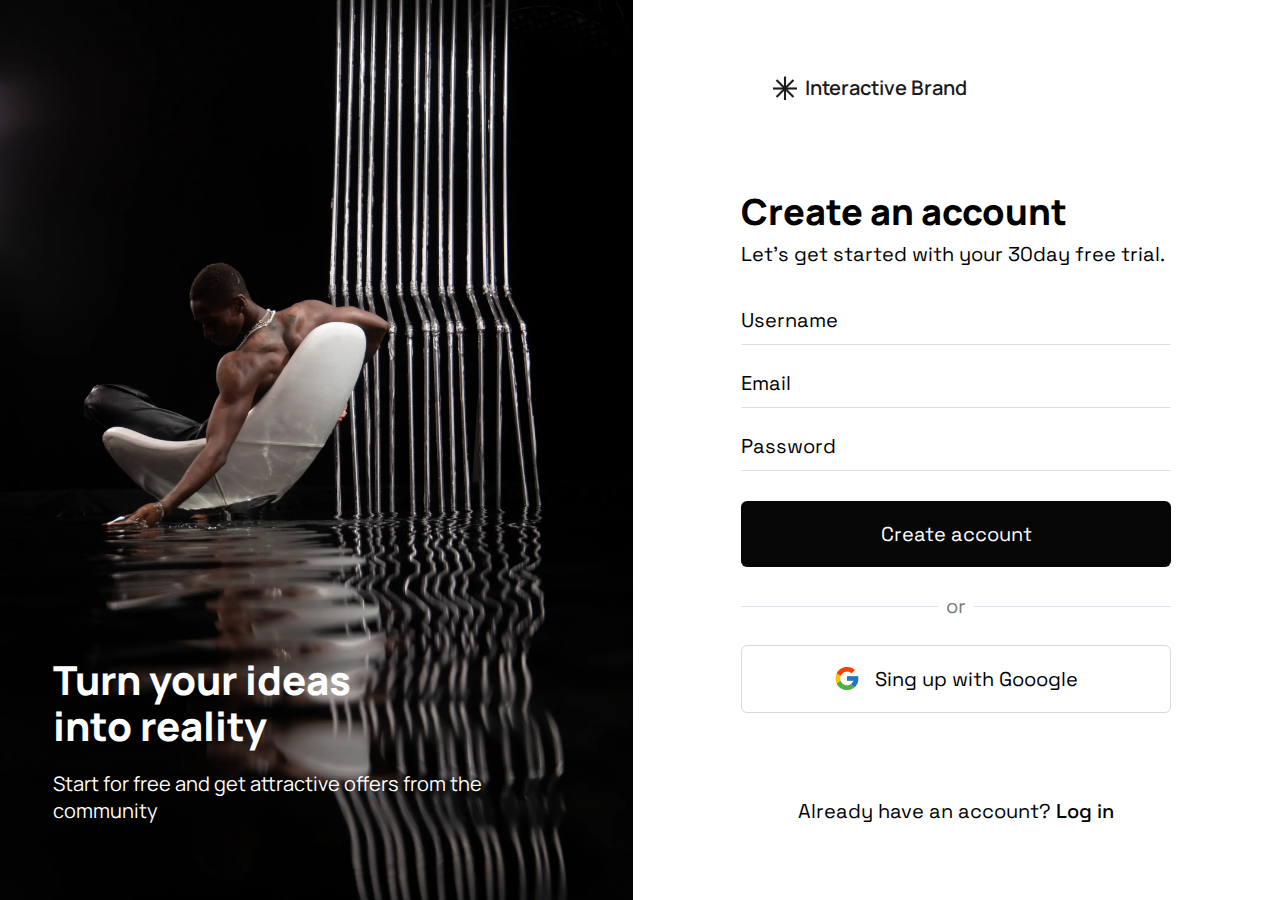
<file: index.html>
<!DOCTYPE html>
<html lang="ru">

<head>
	<title>Account Page</title>
	<meta charset="UTF-8">
	<meta name="format-detection" content="telephone=no">
	<!-- <style>body{opacity: 0;}</style> -->
	<link rel="stylesheet" href="css/style.min.css?_v=20230317171704">
	<link rel="shortcut icon" href="favicon.ico">
	<!-- <meta name="robots" content="noindex, nofollow"> -->
	<meta name="viewport" content="width=device-width, initial-scale=1.0">
</head>

<body>
	<div class="wrapper">
		<header class="header">
			<div class="header__container">
			</div>
		</header>
		<main class="account">
			<div class="account__left-side">
				<h1 class="account__tittle">Turn your ideas into reality</h1>
				<p class="account__text">Start for free and get attractive offers from the community</p>
			</div>
			<div class="account__content">
				<div class="account__inset">
					<a href="#" class="account__logo">
						<svg class="account__logo-svg" width="24" height="25" xmlns="http://www.w3.org/2000/svg" xmlns:svg="http://www.w3.org/2000/svg">
							<g clip-path="url(#clip0_2_246)" id="svg_2">
								<path d="m13.06,0.5l-2.12,0l0,24l2.12,0l0,-24z" fill="#1D1D1B" id="svg_3" />
								<path d="m24,11.44l-24,0l0,2.12l24,0l0,-2.12z" fill="#1D1D1B" id="svg_4" />
								<path d="m19.74,3.27l-16.97,16.97l1.49,1.5l16.97,-16.97l-1.49,-1.5z" fill="#1D1D1B" id="svg_5" />
								<path d="m4.26,3.27l-1.49,1.49l16.97,16.97l1.49,-1.49l-16.97,-16.97z" fill="#1D1D1B" id="svg_6" />
							</g>
						</svg>
						<span>Interactive Brand</span>
					</a>
					<form action="#" method="post" class="account__form form">
						<div class="form__tittle">Create an account</div>
						<p class="form__text">Let's get started with your 30day free trial.</p>
						<div class="form__items">
							<input required type="text" name="username" placeholder="Username" class="form__input">
							<input required type="email" name="email" placeholder="Email" class="form__input">
							<input required type="password" name="password" placeholder="Password" class="form__input">
						</div>
						<div class="form__actions">
							<button class="form__button" type="submit">Create account</button>
							<div class="form__or"><span>or</span></div>
							<a href="#" class="form__google">
								<!-- <svg class="form__g-icon" viewBox="0 0 25 24" xmlns="http://www.w3.org/2000/svg" xmlns:svg="http://www.w3.org/2000/svg">
										<g clip-path="url(#clip0_2_236)" id="svg_2">
											<path d="m24.27,9.65l-0.97,0l0,-0.05l-10.8,0l0,4.8l6.78,0c-0.99,2.8 -3.65,4.8 -6.78,4.8c-3.98,0 -7.2,-3.22 -7.2,-7.2c0,-3.98 3.22,-7.2 7.2,-7.2c1.84,0 3.5,0.69 4.78,1.82l3.39,-3.39c-2.14,-2 -5.01,-3.23 -8.17,-3.23c-6.63,0 -12,5.37 -12,12c0,6.63 5.37,12 12,12c6.63,0 12,-5.38 12,-12c0,-0.8 -0.08,-1.59 -0.23,-2.35z" fill="#FFC107" id="svg_3"/>
											<path d="m1.89,6.41l3.94,2.9c1.07,-2.64 3.65,-4.51 6.67,-4.51c1.84,0 3.5,0.69 4.78,1.82l3.39,-3.39c-2.14,-2 -5.01,-3.23 -8.17,-3.23c-4.61,0 -8.6,2.6 -10.61,6.41z" fill="#FF3D00" id="svg_4"/>
											<path d="m12.5,24c3.1,0 5.92,-1.19 8.05,-3.11l-3.72,-3.15c-1.2,0.91 -2.7,1.46 -4.33,1.46c-3.12,0 -5.77,-1.99 -6.77,-4.77l-3.91,3.02c1.99,3.89 6.02,6.55 10.68,6.55z" fill="#4CAF50" id="svg_5"/>
											<path d="m24.27,9.65l-0.97,0l0,-0.05l-10.8,0l0,4.8l6.78,0c-0.47,1.34 -1.34,2.5 -2.45,3.34l3.71,3.15c-0.26,0.24 3.95,-2.89 3.95,-8.89c0,-0.8 -0.08,-1.59 -0.23,-2.35l0.01,0z" fill="#1976D2" id="svg_6"/>
										</g>
									</svg> -->
								<span>Sing up with Gooogle</span></a>
						</div>
					</form>
					<div class="account__login">
						Already have an account?
						<a href="#" class="account__link-login">Log in</a>
					</div>
				</div>
			</div>


		</main>
		<footer class="footer">
			<div class="footer__container">
			</div>
		</footer>
	</div>
	<!-- <div id="popup" aria-hidden="true" class="popup">
	<div class="popup__wrapper">
		<div class="popup__content">
			<button data-close type="button" class="popup__close">Закрыть</button>
			<div class="popup__text">
				Text
			</div>
		</div>
	</div>
</div> -->
	<script src="js/app.min.js?_v=20230317171704"></script>
</body>

</html>
</file>
<file: css/style.min.css>
@charset "UTF-8";@import url(https://fonts.googleapis.com/css?family=Manrope:regular,600,800&display=swap);@import url(https://fonts.googleapis.com/css?family=Space+Grotesk:regular,500&display=swap);*{padding:0;margin:0;border:0}*,:after,:before{-webkit-box-sizing:border-box;box-sizing:border-box}body,html{height:100%;min-width:320px}body{color:#000;line-height:1;font-family:"Space Grotesk";font-size:1.25rem;-ms-text-size-adjust:100%;-moz-text-size-adjust:100%;-webkit-text-size-adjust:100%;-webkit-font-smoothing:antialiased;-moz-osx-font-smoothing:grayscale}button,input,textarea{font-family:"Space Grotesk";font-size:inherit}button{cursor:pointer;color:inherit;background-color:inherit}a{color:inherit}a:link,a:visited{text-decoration:none}a:hover{text-decoration:none}ul li{list-style:none}img{vertical-align:top}h1,h2,h3,h4,h5,h6{font-weight:inherit;font-size:inherit}.lock body{overflow:hidden;-ms-touch-action:none;touch-action:none}.wrapper{min-height:100%;display:-webkit-box;display:-ms-flexbox;display:flex;-webkit-box-orient:vertical;-webkit-box-direction:normal;-ms-flex-direction:column;flex-direction:column;overflow:hidden}.wrapper>main{-webkit-box-flex:1;-ms-flex:1 1 auto;flex:1 1 auto}.wrapper>*{min-width:0}[class*=__container]{max-width:28.75rem;-webkit-box-sizing:content-box;box-sizing:content-box;margin:0 auto;padding:0 .9375rem}[class*=-ibg]{position:relative}[class*=-ibg] img{position:absolute;width:100%;height:100%;top:0;left:0;-o-object-fit:cover;object-fit:cover}[class*=-ibg_contain] img{-o-object-fit:contain;object-fit:contain}.account__content,.account__left-side{padding:4.75rem 4.1666666667%}.account__text,.account__tittle{position:relative;color:#fff}.account{min-height:100vh;position:relative;display:-webkit-box;display:-ms-flexbox;display:flex}.account__left-side{font-family:Manrope;color:#fff;display:-webkit-box;display:-ms-flexbox;display:flex;-webkit-box-orient:vertical;-webkit-box-direction:normal;-ms-flex-direction:column;flex-direction:column;-webkit-box-pack:end;-ms-flex-pack:end;justify-content:flex-end;position:relative;gap:1.3125rem;-webkit-box-flex:0;-ms-flex:0 0 49.4444444444%;flex:0 0 49.4444444444%}.no-webp .account__left-side::before{background:url(../img/create-acc-image.png) center/cover no-repeat}.account__left-side::before{position:absolute;width:100%;height:100%;top:0;left:0;content:""}.account__tittle{font-size:2.5rem;font-weight:800;line-height:1.15;max-width:19.3125rem}.account__text{line-height:1.35}.account__content{padding:4.75rem 4.1666666667%;-webkit-box-flex:1;-ms-flex:1 1 auto;flex:1 1 auto}.account__inset{max-width:59.0659340659%;margin:0 auto;min-height:100%;display:-webkit-box;display:-ms-flexbox;display:flex;gap:3.125rem;-webkit-box-orient:vertical;-webkit-box-direction:normal;-ms-flex-direction:column;flex-direction:column;-webkit-box-pack:justify;-ms-flex-pack:justify;justify-content:space-between;min-width:26.875rem}.account__logo{font-family:Manrope;font-weight:600;font-size:1.25rem;line-height:.9642857143;color:#1b1b1b;padding-left:2rem;display:-webkit-box;display:-ms-flexbox;display:flex;-webkit-column-gap:.5rem;-moz-column-gap:.5rem;column-gap:.5rem;-webkit-box-align:center;-ms-flex-align:center;align-items:center}.account__logo-svg{width:1.5rem;height:1.5rem}.account__login{text-align:center;line-height:1.25}.account__link-login{text-decoration:underline;font-weight:500}.account__link-login:hover{text-decoration:none}.form__tittle{font-family:Manrope;font-style:normal;font-weight:800;font-size:2.25rem;line-height:1.3611111111}.form__tittle:not(:last-child){margin-bottom:.3125rem}.form__text{line-height:1.3}.form__items{display:-ms-grid;display:grid;gap:.9375rem;padding:1.875rem 0}.form__input{height:3rem;border-bottom:1px solid #e0e0e0;-webkit-transition:border-bottom .8s ease 0s,padding-left .8s ease 0s;-o-transition:border-bottom .8s ease 0s,padding-left .8s ease 0s;transition:border-bottom .8s ease 0s,padding-left .8s ease 0s}.form__input:hover{border-bottom:1px solid #000}.form__input:focus{padding-left:.9375rem}.form__input::-webkit-input-placeholder{color:#000;-webkit-transition:opacity .3s ease 0s;transition:opacity .3s ease 0s}.form__input::-moz-placeholder{color:#000;-moz-transition:opacity .3s ease 0s;transition:opacity .3s ease 0s}.form__input:-ms-input-placeholder{color:#000;-ms-transition:opacity .3s ease 0s;transition:opacity .3s ease 0s}.form__input::-ms-input-placeholder{color:#000;-ms-transition:opacity .3s ease 0s;transition:opacity .3s ease 0s}.form__input::placeholder{color:#000;-webkit-transition:opacity .3s ease 0s;-o-transition:opacity .3s ease 0s;transition:opacity .3s ease 0s}.form__input:focus::-webkit-input-placeholder{opacity:0}.form__input:focus::-moz-placeholder{opacity:0}.form__input:focus:-ms-input-placeholder{opacity:0}.form__input:focus::-ms-input-placeholder{opacity:0}.form__input:focus::placeholder{opacity:0}.form__actions{display:-ms-grid;display:grid;gap:1.625rem}.form__button{background-color:#060606;border-radius:.375rem;padding:1.25rem .9375rem;color:#fff;-webkit-transition:background-color .3s ease 0s;-o-transition:background-color .3s ease 0s;transition:background-color .3s ease 0s;white-space:nowrap}.form__button:hover{background-color:#333}.form__or{color:#7a7a7a;line-height:1.3;position:relative;text-align:center}.form__or::before{content:"";position:absolute;width:100%;height:100%;top:50%;left:0;background-color:#e0e0ee;height:.0625rem}.form__or span{background-color:#fff;position:relative;padding:0 .5rem}.form__google{border:.0625rem solid #d9d9d9;border-radius:.375rem;padding:1.25rem .9375rem;text-align:center}.form__google:hover{border:.0625rem solid #000}.form__google span{text-align:left;background:url(../img/google-icon.svg) left/1.5rem no-repeat;padding-left:2.5rem;line-height:1.3}.form__g-icon{width:1.5rem;height:1.5rem}.account__left-side::before{-webkit-transform:translate(-100%,0);-ms-transform:translate(-100%,0);transform:translate(-100%,0)}.loaded .account__left-side::before{-webkit-transform:translate(0,0);-ms-transform:translate(0,0);transform:translate(0,0);-webkit-transition:all 2s ease 1.5s;-o-transition:all 2s ease 1.5s;transition:all 2s ease 1.5s}.account__login,.account__logo,.form>*{-webkit-transform:translate(0,1.875rem);-ms-transform:translate(0,1.875rem);transform:translate(0,1.875rem);opacity:0}.loaded .account__login,.loaded .account__logo,.loaded .form>*{-webkit-transform:translate(0,0);-ms-transform:translate(0,0);transform:translate(0,0);opacity:1;-webkit-transition:opacity 1s ease,-webkit-transform 1s ease;transition:opacity 1s ease,-webkit-transform 1s ease;-o-transition:transform 1s ease,opacity 1s ease;transition:transform 1s ease,opacity 1s ease;transition:transform 1s ease,opacity 1s ease,-webkit-transform 1s ease}.loaded .account__logo{-webkit-transition-delay:.5s;-o-transition-delay:.5s;transition-delay:.5s}.loaded .form__tittle{-webkit-transition-delay:.7s;-o-transition-delay:.7s;transition-delay:.7s}.loaded .form__text{-webkit-transition-delay:.9s;-o-transition-delay:.9s;transition-delay:.9s}.loaded .form__items{-webkit-transition-delay:1.1s;-o-transition-delay:1.1s;transition-delay:1.1s}.loaded .form__actions{-webkit-transition-delay:1.3s;-o-transition-delay:1.3s;transition-delay:1.3s}.loaded .account__login{-webkit-transition-delay:1.5s;-o-transition-delay:1.5s;transition-delay:1.5s}@media (max-width:61.99875em){.account{display:block}.account__left-side::before{-webkit-transform:translate(0,0);-ms-transform:translate(0,0);transform:translate(0,0)}.account__content,.account__left-side{padding:2.75rem 5.166667%}.account__inset{gap:2.125rem;min-width:0;max-width:none}}.webp .account__left-side::before{background:url(../img/create-acc-image.webp) center/cover no-repeat}
</file>
